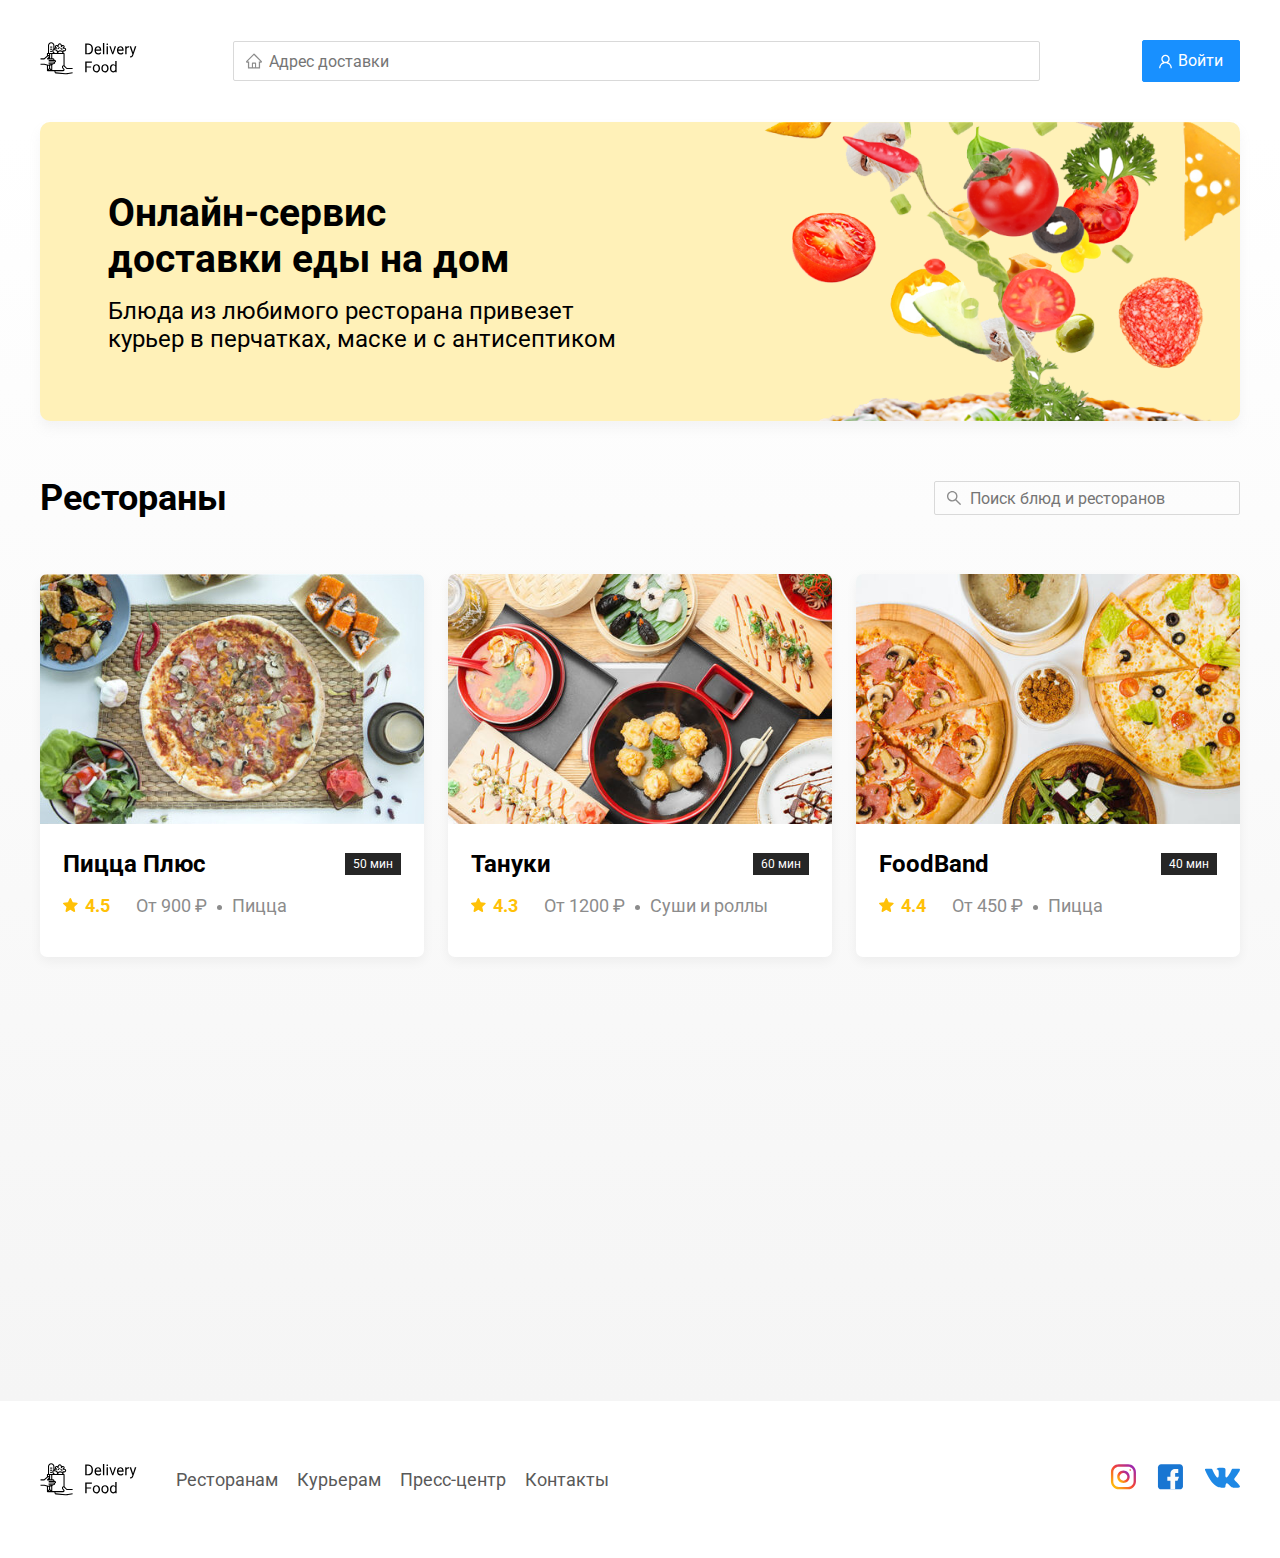
<file: src/index.html>
<!DOCTYPE html>
<html lang="ru">
<head>
  <meta charset="UTF-8">
  <meta name="viewport" content="width=device-width, initial-scale=1.0">
  <link href="https://fonts.googleapis.com/css2?family=Roboto:wght@400;700&display=swap" rel="stylesheet">
  <link rel="stylesheet" href="css/normalize.css">
  <link rel="stylesheet" href="css/animate.min.css">
  <link rel="stylesheet" href="css/main.css">
  <title>Delivery Food</title>
</head>
<body>

  <header class="header">
    <div class="container">
      <div class="header-block">
        <a href="index.html" class="logo header__logo"><img src="img/icons/logo.svg" alt="Logo"></a>
        <input type="text" class="input input__address" placeholder="Адрес доставки">
        <div class="buttons">
          <span class="username"></span>
          <button class="button buttons__primary buttons__login"><img src="img/icons/login.svg" alt="" class="buttons__icon">Войти</button>
          <button id="cart-button" class="button buttons__cart"><img src="img/icons/shopping-cart.svg" alt="" class="buttons__icon">Корзина</button>
          <button class="button buttons__primary buttons__logout"><img src="img/icons/logout.svg" alt="" class="buttons__icon">Выйти</button>
        </div>
      </div>
    </div>
  </header>

  <main>
    <section class="promo">
      <div class="container">
        <div class="promo-block">
          <h1 class="promo__title">Онлайн-сервис <br> доставки еды на дом</h1>
          <p class="promo-text">Блюда из любимого ресторана привезет курьер в перчатках, маске и с антисептиком</p>
        </div>
      </div>
    </section>
  
    <section class="restaurants">
      <div class="container">
        <div class="restaurants-heading">
          <h2 class="restaurants__title">Рестораны</h2>
          <!-- /.restaurants__title -->
          <input type="text" class="input input__search" placeholder="Поиск блюд и ресторанов">
        </div>
        <!-- /.restaurants-heading -->
        <div class="cards restaurants-cards">
          
        </div>
      </div>
      <!-- /.container -->
    </section>
    <!-- /.restaurants -->
    <section class="menu hide">
      <div class="container">
        <div class="menu-heading">
          <h2 class="menu__title">Пицца Плюс</h2>
          <!-- /.restaurants__title -->
          <div class="card-info">
            <div class="card__rating">4.5</div>
            <div class="card__price">От 900 ₽</div>
            <div class="card__category">Пицца</div>
          </div>
        </div>
        <!-- /.restaurants-heading -->
        <div class="cards menu-cards">
          
        </div>
      </div>
      <!-- /.container -->
    </section>
    <!-- /.menu -->
  </main>
  
  <footer class="footer">
    <div class="container">
      <div class="footer-block">
        <img src="img/icons/logo.svg" alt="logo" class="logo footer__logo">
        <nav class="footer-nav">
          <a href="#" class="footer__link">Ресторанам </a>
          <a href="#" class="footer__link">Курьерам</a>
          <a href="#" class="footer__link">Пресс-центр</a>
          <a href="#" class="footer__link">Контакты</a>
        </nav>
        <div class="social-links">
          <a href="#" class="social__link"><img src="img/icons/instagram.svg" alt="instagran"></a>
          <a href="#" class="social__link"><img src="img/icons/facebook.svg" alt="facebook"></a>
          <a href="#" class="social__link"><img src="img/icons/vk.svg" alt="vkontakte"></a>
        </div>
      </div>
      <!-- /.footer-block -->
    </div>
    <!-- /.container -->
  </footer>
  <!-- /.footer -->

  <div class="modal-cart">
    <div class="modal-dialog">
      <div class="modal-header">
        <h3 class="modal__title">Корзина</h3>
        <button class="close close-cart">&times;</button>
      </div>

      <div class="modal-food">
        <div class="modal-food__row">
          <span class="modal-food__name">Ролл угорь стандарт</span>
          <strong class="modal-food__price">250 ₽</strong>
          <div class="modal-food__counter">
            <button class="modal-food__counter__button">-</button>
            <span class="modal-food__counter__text">1</span>
            <button class="modal-food__counter__button">+</button>
          </div>
        </div>
        <div class="modal-food__row">
          <span class="modal-food__name">Ролл угорь стандарт</span>
          <strong class="modal-food__price">250 ₽</strong>
          <div class="modal-food__counter">
            <button class="modal-food__counter__button">-</button>
            <span class="modal-food__counter__text">1</span>
            <button class="modal-food__counter__button">+</button>
          </div>
        </div>
        <div class="modal-food__row">
          <span class="modal-food__name">Ролл угорь стандарт</span>
          <strong class="modal-food__price">250 ₽</strong>
          <div class="modal-food__counter">
            <button class="modal-food__counter__button">-</button>
            <span class="modal-food__counter__text">1</span>
            <button class="modal-food__counter__button">+</button>
          </div>
        </div>
        <div class="modal-food__row">
          <span class="modal-food__name">Ролл угорь стандарт</span>
          <strong class="modal-food__price">250 ₽</strong>
          <div class="modal-food__counter">
            <button class="modal-food__counter__button">-</button>
            <span class="modal-food__counter__text">1</span>
            <button class="modal-food__counter__button">+</button>
          </div>
        </div>
        <div class="modal-food__row">
          <span class="modal-food__name">Ролл угорь стандарт</span>
          <strong class="modal-food__price">250 ₽</strong>
          <div class="modal-food__counter">
            <button class="modal-food__counter__button">-</button>
            <span class="modal-food__counter__text">1</span>
            <button class="modal-food__counter__button">+</button>
          </div>
        </div>
      </div>
      <!-- /.modal-foot -->

      <div class="modal-footer">
        <span class="modal-footer__tag">1250 ₽</span>
        <!-- /.modal-footer__tag -->
        <div class="modal-footer__buttons">
          <button class="button buttons__primary">Оформить заказ</button>
          <button class="button clear-cart">Отмена</button>
        </div>
        <!-- /.footer-buttons -->
      </div>
      <!-- /.modal-footer -->
    </div>
    <!-- /.modal-dialog -->
  </div>

  <div class="modal-auth">
		<div class="modal-dialog modal-login">
			<button class="close close-login">&times;</button>
			<form id="loginForm">
				<fieldset class="modal-body">
					<legend class="modal__title">Авторизация</legend>
					<label class="label-login">
						<span>Логин</span>
						<input id="login" type="text">
					</label>
					<label class="label-login">
						<span>Пароль</span>
						<input id="password" type="password">
					</label>
				</fieldset>
				<!-- /.modal-body -->
				<div class="modal-footer">
					<div class="footer-buttons">
						<button class="button buttons__primary buttons__login" type="submit">Войти</button>
					</div>
				</div>
			</form>
			<!-- /.modal-footer -->
		</div>
		<!-- /.modal-dialog -->
	</div>
  
  <script src="js/wow.min.js"></script>
  <script src="js/main.js"></script>
</body>
</html>
</file>
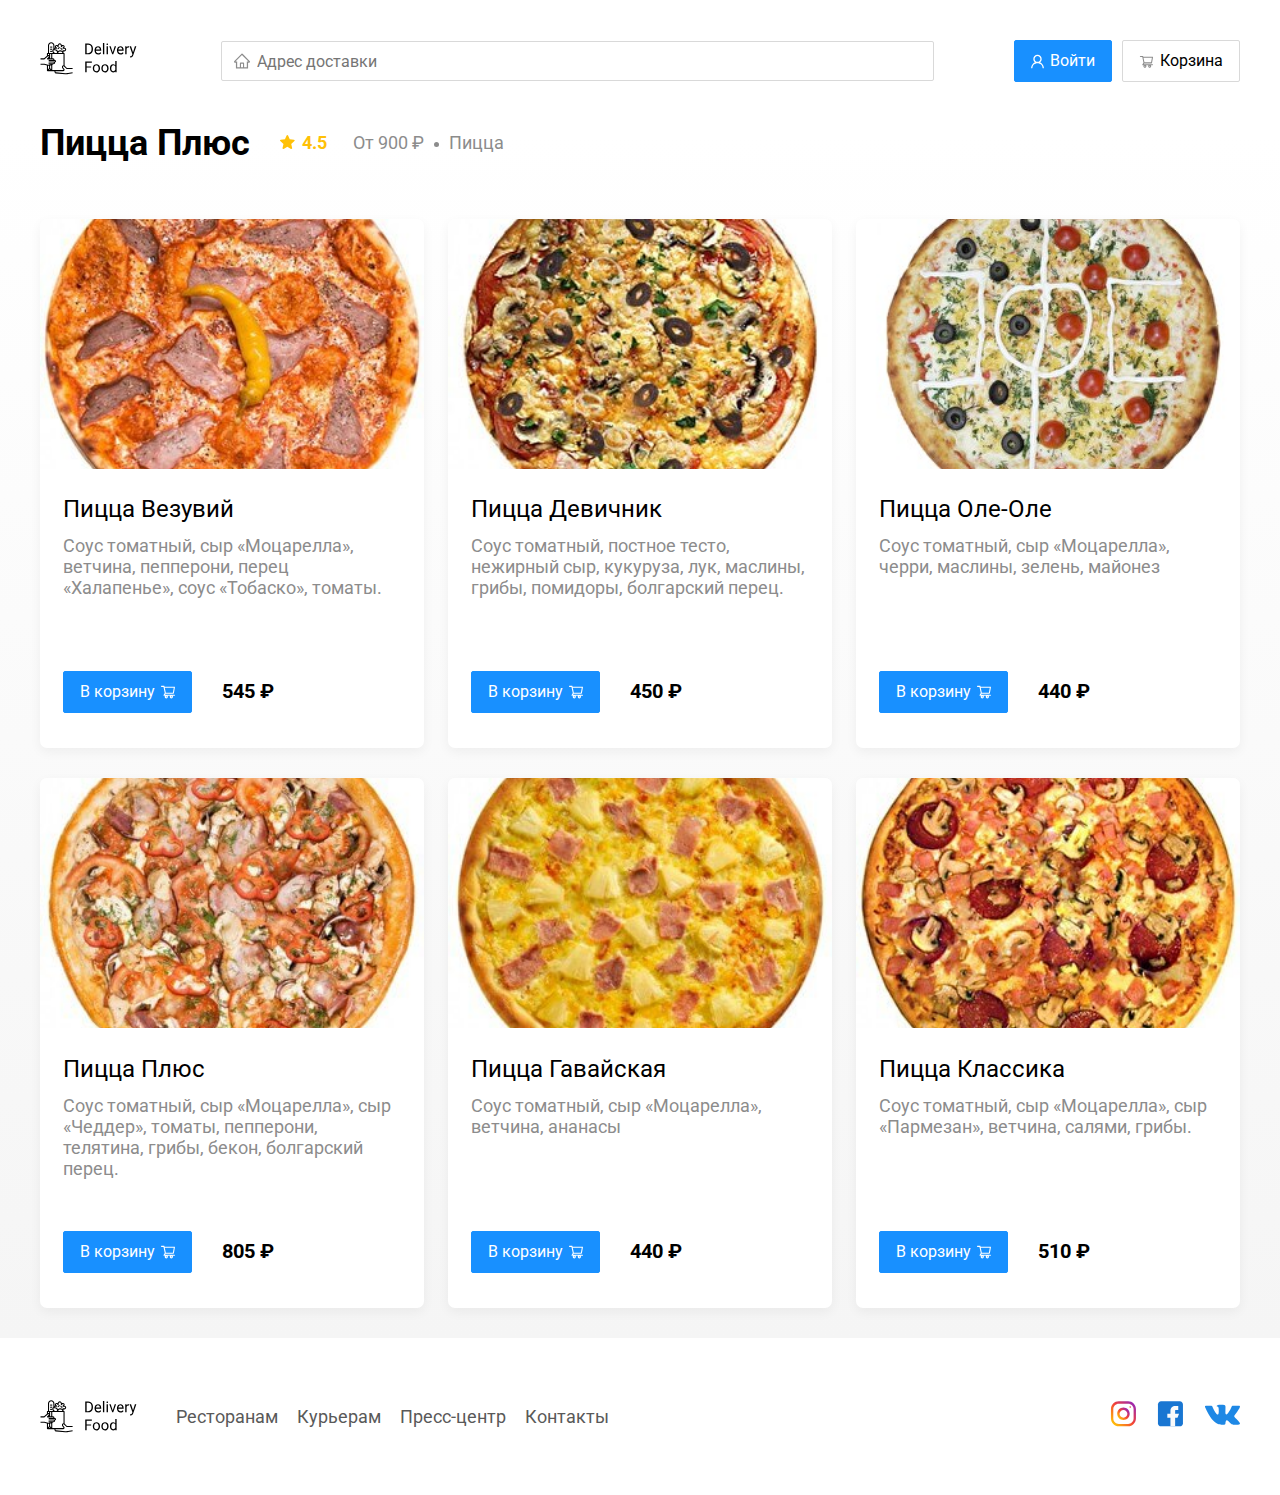
<file: src/restaurant.html>
<!DOCTYPE html>
<html lang="ru">
<head>
  <meta charset="UTF-8">
  <meta name="viewport" content="width=device-width, initial-scale=1.0">
  <link href="https://fonts.googleapis.com/css2?family=Roboto:wght@400;700&display=swap" rel="stylesheet">
  <link rel="stylesheet" href="css/normalize.css">
  <link rel="stylesheet" href="css/animate.min.css">
  <link rel="stylesheet" href="css/main.css">
  <title>PizzaBurger — доставка еды на дом</title>
</head>
<body>

  <header class="header">
    <div class="container">
      <div class="header-block">
        <a href="index.html" class="logo header__logo"><img src="img/icons/logo.svg" alt="Logo"></a>
        <input type="text" class="input input__address" placeholder="Адрес доставки">
        <div class="buttons">
          <button class="button buttons__primary buttons__login"><img src="img/icons/login.svg" alt="" class="buttons__icon">Войти</button>
          <button id="cart-button" class="button"><img src="img/icons/shopping-cart.svg" alt="" class="buttons__icon">Корзина</button>
        </div>
      </div>
    </div>
  </header>

  <main>
  
    <section class="menu">
      <div class="container">
        <div class="menu-heading">
          <h2 class="menu__title">Пицца Плюс</h2>
          <!-- /.restaurants__title -->
          <div class="card-info">
            <div class="card__rating">4.5</div>
            <div class="card__price">От 900 ₽</div>
            <div class="card__category">Пицца</div>
          </div>
        </div>
        <!-- /.restaurants-heading -->
        <div class="cards menu-cards">
          <div class="card wow animate__animated animate__fadeInUp" data-wow-delay="0.1s">
            <img src="img/pizza-plus/pizza-vesuvius.jpg" alt="restaurant" class="card__img">
            <div class="card-text">
              <div class="card-heading">
                <h3 class="card__title card__title_reg">Пицца Везувий</h3>
              </div>
              <!-- /.card-heading -->
              <div class="card-info">
                <div class="card__ingridients">Соус томатный, сыр «Моцарелла», ветчина, пепперони, перец
                  «Халапенье», соус «Тобаско», томаты.</div>
              </div>
              <!-- /.card-info -->
              <div class="card-buttons">
                <button class="button buttons__primary">
                  <span class="card-buttons__text">В корзину</span>
                  <img src="img/icons/shopping-card-white.svg" alt="" class="card-buttons__icon">
                </button>
                <strong class="card__price_bold">545 ₽</strong>
              </div>
            </div>
            <!-- /.card-text -->
          </div>
          <!-- /.card -->

          <div class="card wow animate__animated animate__fadeInUp" data-wow-delay="0.2s">
            <img src="img/pizza-plus/pizza-girls.jpg" alt="restaurant" class="card__img">
            <div class="card-text">
              <div class="card-heading">
                <h3 class="card__title card__title_reg">Пицца Девичник</h3>
              </div>
              <!-- /.card-heading -->
              <div class="card-info">
                <div class="card__ingridients">Соус томатный, постное тесто, нежирный сыр, кукуруза, лук, маслины,
                  грибы, помидоры, болгарский перец.</div>
              </div>
              <!-- /.card-info -->
              <div class="card-buttons">
                <button class="button buttons__primary">
                  <span class="card-buttons__text">В корзину</span>
                  <img src="img/icons/shopping-card-white.svg" alt="" class="card-buttons__icon">
                </button>
                <strong class="card__price_bold">450 ₽</strong>
              </div>
            </div>
            <!-- /.card-text -->
          </div>
          <!-- /.card -->

          <div class="card wow animate__animated animate__fadeInUp" data-wow-delay="0.3s">
            <img src="img/pizza-plus/pizza-oleole.jpg" alt="restaurant" class="card__img">
            <div class="card-text">
              <div class="card-heading">
                <h3 class="card__title card__title_reg">Пицца Оле-Оле</h3>
              </div>
              <!-- /.card-heading -->
              <div class="card-info">
                <div class="card__ingridients">Соус томатный, сыр «Моцарелла», черри, маслины, зелень, майонез</div>
              </div>
              <!-- /.card-info -->
              <div class="card-buttons">
                <button class="button buttons__primary">
                  <span class="card-buttons__text">В корзину</span>
                  <img src="img/icons/shopping-card-white.svg" alt="" class="card-buttons__icon">
                </button>
                <strong class="card__price_bold">440 ₽</strong>
              </div>
            </div>
            <!-- /.card-text -->
          </div>
          <!-- /.card -->

          <div class="card wow animate__animated animate__fadeInUp" data-wow-delay="0.4s">
            <img src="img/pizza-plus/pizza-plus.jpg" alt="restaurant" class="card__img">
            <div class="card-text">
              <div class="card-heading">
                <h3 class="card__title card__title_reg">Пицца Плюс</h3>
              </div>
              <!-- /.card-heading -->
              <div class="card-info">
                <div class="card__ingridients">Соус томатный, сыр «Моцарелла», сыр «Чеддер», томаты, пепперони,
                  телятина, грибы, бекон, болгарский перец.</div>
              </div>
              <!-- /.card-info -->
              <div class="card-buttons">
                <button class="button buttons__primary">
                  <span class="card-buttons__text">В корзину</span>
                  <img src="img/icons/shopping-card-white.svg" alt="" class="card-buttons__icon">
                </button>
                <strong class="card__price_bold">805 ₽</strong>
              </div>
            </div>
            <!-- /.card-text -->
          </div>
          <!-- /.card -->

          <div class="card wow animate__animated animate__fadeInUp" data-wow-delay="0.5s">
            <img src="img/pizza-plus/pizza-hawaiian.jpg" alt="restaurant" class="card__img">
            <div class="card-text">
              <div class="card-heading">
                <h3 class="card__title card__title_reg">Пицца Гавайская</h3>
              </div>
              <!-- /.card-heading -->
              <div class="card-info">
                <div class="card__ingridients">Соус томатный, сыр «Моцарелла», ветчина, ананасы</div>
              </div>
              <!-- /.card-info -->
              <div class="card-buttons">
                <button class="button buttons__primary">
                  <span class="card-buttons__text">В корзину</span>
                  <img src="img/icons/shopping-card-white.svg" alt="" class="card-buttons__icon">
                </button>
                <strong class="card__price_bold">440 ₽</strong>
              </div>
            </div>
            <!-- /.card-text -->
          </div>
          <!-- /.card -->

          <div class="card wow animate__animated animate__fadeInUp" data-wow-delay="0.6s">
            <img src="img//pizza-plus/pizza-classic.jpg" alt="restaurant" class="card__img">
            <div class="card-text">
              <div class="card-heading">
                <h3 class="card__title card__title_reg">Пицца Классика</h3>
              </div>
              <!-- /.card-heading -->
              <div class="card-info">
                <div class="card__ingridients">Соус томатный, сыр «Моцарелла», сыр «Пармезан», ветчина, салями,
                  грибы.</div>
              </div>
              <!-- /.card-info -->
              <div class="card-buttons">
                <button class="button buttons__primary">
                  <span class="card-buttons__text">В корзину</span>
                  <img src="img/icons/shopping-card-white.svg" alt="" class="card-buttons__icon">
                </button>
                <strong class="card__price_bold">510 ₽</strong>
              </div>
            </div>
            <!-- /.card-text -->
          </div>
          <!-- /.card -->
        </div>
      </div>
      <!-- /.container -->
    </section>
    <!-- /.menu -->
  </main>
  
  <footer class="footer">
    <div class="container">
      <div class="footer-block">
        <img src="img/icons/logo.svg" alt="logo" class="logo footer__logo">
        <nav class="footer-nav">
          <a href="#" class="footer__link">Ресторанам </a>
          <a href="#" class="footer__link">Курьерам</a>
          <a href="#" class="footer__link">Пресс-центр</a>
          <a href="#" class="footer__link">Контакты</a>
        </nav>
        <div class="social-links">
          <a href="#" class="social__link"><img src="img/icons/instagram.svg" alt="instagran"></a>
          <a href="#" class="social__link"><img src="img/icons/facebook.svg" alt="facebook"></a>
          <a href="#" class="social__link"><img src="img/icons/vk.svg" alt="vkontakte"></a>
        </div>
      </div>
      <!-- /.footer-block -->
    </div>
    <!-- /.container -->
  </footer>
  <!-- /.footer -->

  <div class="modal-cart">
    <div class="modal-dialog">
      <div class="modal-header">
        <h3 class="modal__title">Корзина</h3>
        <button class="close close-cart">&times;</button>
      </div>

      <div class="modal-food">
        <div class="modal-food__row">
          <span class="modal-food__name">Ролл угорь стандарт</span>
          <strong class="modal-food__price">250 ₽</strong>
          <div class="modal-food__counter">
            <button class="modal-food__counter__button">-</button>
            <span class="modal-food__counter__text">1</span>
            <button class="modal-food__counter__button">+</button>
          </div>
        </div>
        <div class="modal-food__row">
          <span class="modal-food__name">Ролл угорь стандарт</span>
          <strong class="modal-food__price">250 ₽</strong>
          <div class="modal-food__counter">
            <button class="modal-food__counter__button">-</button>
            <span class="modal-food__counter__text">1</span>
            <button class="modal-food__counter__button">+</button>
          </div>
        </div>
        <div class="modal-food__row">
          <span class="modal-food__name">Ролл угорь стандарт</span>
          <strong class="modal-food__price">250 ₽</strong>
          <div class="modal-food__counter">
            <button class="modal-food__counter__button">-</button>
            <span class="modal-food__counter__text">1</span>
            <button class="modal-food__counter__button">+</button>
          </div>
        </div>
        <div class="modal-food__row">
          <span class="modal-food__name">Ролл угорь стандарт</span>
          <strong class="modal-food__price">250 ₽</strong>
          <div class="modal-food__counter">
            <button class="modal-food__counter__button">-</button>
            <span class="modal-food__counter__text">1</span>
            <button class="modal-food__counter__button">+</button>
          </div>
        </div>
        <div class="modal-food__row">
          <span class="modal-food__name">Ролл угорь стандарт</span>
          <strong class="modal-food__price">250 ₽</strong>
          <div class="modal-food__counter">
            <button class="modal-food__counter__button">-</button>
            <span class="modal-food__counter__text">1</span>
            <button class="modal-food__counter__button">+</button>
          </div>
        </div>
      </div>
      <!-- /.modal-foot -->

      <div class="modal-footer">
        <span class="modal-footer__tag">1250 ₽</span>
        <!-- /.modal-footer__tag -->
        <div class="modal-footer__buttons">
          <button class="button buttons__primary">Оформить заказ</button>
          <button class="button">Отмена</button>
        </div>
        <!-- /.footer-buttons -->
      </div>
      <!-- /.modal-footer -->
    </div>
    <!-- /.modal-dialog -->
  </div>

  <div class="modal-auth">
		<div class="modal-dialog modal-login">
			<button class="close close-login">&times;</button>
			<form id="loginForm">
				<fieldset class="modal-body">
					<legend class="modal__title">Авторизация</legend>
					<label class="label-login">
						<span>Логин</span>
						<input id="login" type="text">
					</label>
					<label class="label-login">
						<span>Пароль</span>
						<input id="password" type="password">
					</label>
				</fieldset>
				<!-- /.modal-body -->
				<div class="modal-footer">
					<div class="footer-buttons">
						<button class="button buttons__primary buttons__login" type="submit">Войти</button>
					</div>
				</div>
			</form>
			<!-- /.modal-footer -->
		</div>
		<!-- /.modal-dialog -->
  </div>
  
  <script src="js/wow.min.js"></script>
  <script src="js/main.js"></script>
</body>
</html>
</file>
<file: src/css/main.css>
* {
  -webkit-box-sizing: border-box;
          box-sizing: border-box;
  font-family: 'Roboto', sans-serif;
}

main {
  background: -webkit-gradient(linear, left top, left bottom, color-stop(1.04%, rgba(245, 245, 245, 0)), to(#F5F5F5));
  background: linear-gradient(180deg, rgba(245, 245, 245, 0) 1.04%, #F5F5F5 100%);
}

a:hover {
  cursor: pointer;
}

.container {
  width: 1200px;
  margin: auto;
}

.input {
  background: #FFFFFF;
  border: 1px solid #D9D9D9;
  border-radius: 2px;
  font-size: 16px;
  line-height: 24px;
}

.input__address {
  height: 40px;
  -webkit-box-flex: 0.8;
      -ms-flex: 0.8;
          flex: 0.8;
  background: url(../img/icons/home.svg) no-repeat left 11px center;
  padding: 8px 35px;
}

.input__search {
  height: 34px;
  width: 306px;
  background: url(../img/icons/search-icon.svg) no-repeat left 11px center;
  padding: 4px 35px;
  margin-left: auto;
}

.username {
  display: none;
  margin-right: 20px;
  font-weight: bold;
  font-size: 18px;
}

.button {
  display: -webkit-box;
  display: -ms-flexbox;
  display: flex;
  -webkit-box-align: center;
      -ms-flex-align: center;
          align-items: center;
  padding: 8px 16px;
  background: #FFFFFF;
  border: 1px solid #D9D9D9;
  -webkit-box-sizing: border-box;
          box-sizing: border-box;
  -webkit-box-shadow: 0px 0px 2px rgba(0, 0, 0, 0.0015);
          box-shadow: 0px 0px 2px rgba(0, 0, 0, 0.0015);
  border-radius: 2px;
  font-size: 16px;
  line-height: 24px;
}

.button:hover {
  cursor: pointer;
}

.button:not(:first-child) {
  margin-left: 10px;
}

.buttons {
  display: -webkit-box;
  display: -ms-flexbox;
  display: flex;
  -webkit-box-align: center;
      -ms-flex-align: center;
          align-items: center;
}

.buttons__icon {
  margin-right: 6px;
  height: 15px;
}

.buttons__primary {
  background-color: #1890FF;
  border-color: #1890FF;
  color: #fff;
}

.buttons__primary:hover {
  background-color: #0071da;
}

.buttons__cart {
  color: #595959;
  display: none;
}

.buttons__cart:hover {
  background-color: #e0e0e0;
}

.buttons__logout {
  display: none;
}

.active {
  display: -webkit-box;
  display: -ms-flexbox;
  display: flex;
}

.hide {
  display: none;
}

.header {
  padding: 40px 0;
}

.header-block {
  display: -webkit-box;
  display: -ms-flexbox;
  display: flex;
  -webkit-box-align: center;
      -ms-flex-align: center;
          align-items: center;
  -webkit-box-pack: justify;
      -ms-flex-pack: justify;
          justify-content: space-between;
}

.promo {
  margin-bottom: 56px;
}

.promo-block {
  background: #FFF1B8 url(../img/promo/vegetables.png) no-repeat top right;
  padding: 68px;
  border-radius: 10px;
  -webkit-box-shadow: 0px 7px 12px rgba(158, 158, 163, 0.1);
          box-shadow: 0px 7px 12px rgba(158, 158, 163, 0.1);
}

.promo__title {
  font-weight: 700;
  font-size: 39px;
  line-height: 46px;
  margin: 0;
  margin-bottom: 15px;
}

.promo-text {
  margin: 0;
  font-weight: 400;
  font-size: 24px;
  line-height: 28px;
  max-width: 530px;
}

.restaurants-heading {
  display: -webkit-box;
  display: -ms-flexbox;
  display: flex;
  -webkit-box-align: center;
      -ms-flex-align: center;
          align-items: center;
  margin-bottom: 55px;
}

.restaurants__title {
  margin: 0;
  font-weight: 700;
  font-size: 36px;
  line-height: 42px;
  margin-right: 30px;
}

.card {
  -ms-flex-preferred-size: 32%;
      flex-basis: 32%;
  background: #FFFFFF;
  -webkit-box-shadow: 0px 4px 12px rgba(0, 0, 0, 0.05);
          box-shadow: 0px 4px 12px rgba(0, 0, 0, 0.05);
  border-radius: 7px;
  margin-bottom: 30px;
  overflow: hidden;
  text-decoration: none;
}

.card:visited {
  color: #000;
}

.cards {
  display: -webkit-box;
  display: -ms-flexbox;
  display: flex;
  -webkit-box-align: start;
      -ms-flex-align: start;
          align-items: flex-start;
  -webkit-box-pack: justify;
      -ms-flex-pack: justify;
          justify-content: space-between;
  -ms-flex-wrap: wrap;
      flex-wrap: wrap;
}

.card__img {
  width: 100%;
  height: 250px;
  -o-object-fit: cover;
     object-fit: cover;
}

.card-text {
  display: -webkit-box;
  display: -ms-flexbox;
  display: flex;
  -webkit-box-orient: vertical;
  -webkit-box-direction: normal;
      -ms-flex-direction: column;
          flex-direction: column;
  min-height: auto;
  padding: 20px 23px 35px;
}

.card-heading {
  display: -webkit-box;
  display: -ms-flexbox;
  display: flex;
  -webkit-box-pack: justify;
      -ms-flex-pack: justify;
          justify-content: space-between;
  -webkit-box-align: center;
      -ms-flex-align: center;
          align-items: center;
  margin-bottom: 10px;
}

.card__title {
  margin: 0;
  font-weight: 700;
  font-size: 24px;
  line-height: 32px;
}

.card__title_reg {
  font-weight: 400;
}

.card__tag {
  background-color: #262626;
  color: #fff;
  padding: 1px 8px;
  font-size: 12px;
  font-weight: 400;
  line-height: 20px;
}

.card-info {
  display: -webkit-box;
  display: -ms-flexbox;
  display: flex;
  -ms-flex-wrap: wrap;
      flex-wrap: wrap;
}

.card__rating {
  background: url(../img/icons/rating-star.svg) no-repeat left top 7px;
  padding-left: 22px;
  color: #FFC107;
  font-size: 18px;
  line-height: 32px;
  font-weight: 700;
  margin-right: 26px;
}

.card__price, .card__category {
  font-size: 18px;
  font-weight: 400;
  line-height: 32px;
  color: #8C8C8C;
}

.card__price {
  margin-right: 10px;
}

.card__price_bold {
  font-weight: 700;
  font-size: 20px;
  line-height: 32px;
  margin-left: 30px;
  margin-bottom: 6px;
}

.card__price::after {
  content: '';
  width: 5px;
  height: 5px;
  background-color: #8C8C8C;
  display: inline-block;
  vertical-align: middle;
  border-radius: 50%;
  margin-left: 10px;
}

.card__category {
  text-overflow: ellipsis;
  white-space: nowrap;
  max-width: 150px;
}

.card__ingridients {
  font-size: 18px;
  font-weight: 400;
  line-height: 21px;
  color: #8C8C8C;
}

.card-buttons {
  display: -webkit-box;
  display: -ms-flexbox;
  display: flex;
  -webkit-box-align: end;
      -ms-flex-align: end;
          align-items: flex-end;
  -webkit-box-flex: 1;
      -ms-flex-positive: 1;
          flex-grow: 1;
  margin-top: 24px;
}

.card-buttons__icon {
  margin-left: 5px;
}

.menu-heading {
  display: -webkit-box;
  display: -ms-flexbox;
  display: flex;
  -webkit-box-align: center;
      -ms-flex-align: center;
          align-items: center;
  margin-bottom: 55px;
}

.menu__title {
  margin: 0;
  font-weight: 700;
  font-size: 36px;
  line-height: 42px;
  margin-right: 30px;
}

.menu .card-text {
  min-height: 275px;
}

.footer {
  padding: 60px 0;
}

.footer-block {
  display: -webkit-box;
  display: -ms-flexbox;
  display: flex;
  -webkit-box-align: center;
      -ms-flex-align: center;
          align-items: center;
  -webkit-box-pack: justify;
      -ms-flex-pack: justify;
          justify-content: space-between;
}

.footer-nav {
  margin-left: 35px;
  margin-right: auto;
}

.footer__link {
  font-size: 18px;
  font-weight: 400;
  line-height: 21px;
  color: #595959;
  text-decoration: none;
  margin-right: 15px;
}

.footer__link:last-child {
  margin-right: 0;
}

.social-links {
  display: -webkit-box;
  display: -ms-flexbox;
  display: flex;
  -webkit-box-align: center;
      -ms-flex-align: center;
          align-items: center;
}

.social__link:not(:last-child) {
  margin-right: 21px;
}

.modal-cart {
  position: fixed;
  display: none;
  left: 0;
  top: 0;
  width: 100%;
  height: 100%;
  background: rgba(0, 0, 0, 0.4);
}

.modal-auth {
  position: fixed;
  display: none;
  left: 0;
  top: 0;
  width: 100%;
  height: 100%;
  background: rgba(0, 0, 0, 0.4);
}

.modal-dialog {
  margin: auto;
  padding: 40px 45px;
  max-width: 780px;
  width: 95%;
  background: #fff;
  border-radius: 5px;
}

.modal-login {
  width: auto;
  position: relative;
}

.modal-login .modal-footer {
  -webkit-box-pack: end;
      -ms-flex-pack: end;
          justify-content: flex-end;
}

.modal-header {
  display: -webkit-box;
  display: -ms-flexbox;
  display: flex;
  -webkit-box-pack: justify;
      -ms-flex-pack: justify;
          justify-content: space-between;
  -webkit-box-align: center;
      -ms-flex-align: center;
          align-items: center;
  margin-bottom: 45px;
}

.modal__title {
  margin: 0;
  font-weight: 700;
  font-size: 36px;
  line-height: 42px;
}

.modal-food {
  margin-bottom: 52px;
}

.modal-food__row {
  display: -webkit-box;
  display: -ms-flexbox;
  display: flex;
  -webkit-box-pack: justify;
      -ms-flex-pack: justify;
          justify-content: space-between;
  padding-bottom: 8px;
  margin-bottom: 15px;
  border-bottom: 1px solid #D9D9D9;
}

.modal-food__price {
  margin-left: auto;
  margin-right: 47px;
}

.modal-food__name {
  font-size: 18px;
  line-height: 32px;
}

.modal-food__price {
  font-size: 20px;
  line-height: 32px;
  font-weight: 700;
}

.modal-food__counter {
  display: -webkit-box;
  display: -ms-flexbox;
  display: flex;
  -webkit-box-align: center;
      -ms-flex-align: center;
          align-items: center;
}

.modal-food__counter__button {
  width: 39px;
  height: 32px;
  background: #FFFFFF;
  border: 1px solid #40A9FF;
  -webkit-box-sizing: border-box;
          box-sizing: border-box;
  border-radius: 2px;
  font-size: 14px;
  background-image: 22px;
  color: #40A9FF;
}

.modal-food__counter__text {
  font-size: 16px;
  line-height: 24px;
  margin: 0 13px;
}

.modal-footer {
  display: -webkit-box;
  display: -ms-flexbox;
  display: flex;
  -webkit-box-pack: justify;
      -ms-flex-pack: justify;
          justify-content: space-between;
  -webkit-box-align: center;
      -ms-flex-align: center;
          align-items: center;
}

.modal-footer__tag {
  background-color: #262626;
  border-radius: 5px;
  padding: 15px 20px;
  color: #fff;
  font-size: 20px;
  font-weight: 700;
  line-height: 23px;
}

.modal-footer__buttons {
  display: -webkit-box;
  display: -ms-flexbox;
  display: flex;
  -webkit-box-align: center;
      -ms-flex-align: center;
          align-items: center;
}

.modal-body {
  margin: 0;
  margin-bottom: 25px;
}

.label-login {
  display: block;
  margin: 30px;
}

.label-login span {
  width: 80px;
  display: inline-block;
}

.close {
  font-size: 36px;
  border: none;
  background-color: transparent;
}

.close-login {
  position: absolute;
  top: 10px;
  right: 20px;
}

.active {
  display: -webkit-box;
  display: -ms-flexbox;
  display: flex;
}

@media (max-width: 1200px) {
  .container {
    max-width: 960px;
  }
  .card__rating {
    margin-right: 15px;
  }
  .card__category, .card__price {
    font-size: 14px;
  }
}

@media (max-width: 992px) {
  .container {
    max-width: 750px;
  }
  .promo-block {
    padding: 50px;
    background-size: 600px;
    background-position: center right -100px;
  }
  .promo__title {
    font-size: 34px;
  }
  .promo-text {
    font-size: 20px;
    max-width: 420px;
  }
  .restaurants__title {
    font-size: 32px;
  }
  .card {
    -ms-flex-preferred-size: 48%;
        flex-basis: 48%;
  }
  .footer__link {
    font-size: 16px;
  }
}

@media (max-width: 768px) {
  .container {
    max-width: 560px;
  }
  .input__address {
    max-width: 200px;
  }
  .promo-block {
    background-size: 640px;
    background-position: center right -200px;
  }
  .promo__title {
    line-height: 1.4;
    font-size: 28px;
  }
  .promo-text {
    font-size: 18px;
    max-width: 280px;
  }
  .restaurants__title {
    font-size: 24px;
  }
  .card-info {
    -ms-flex-wrap: wrap;
        flex-wrap: wrap;
  }
  .cards .card__rating {
    -ms-flex-preferred-size: 100%;
        flex-basis: 100%;
  }
  .card__title {
    font-size: 18px;
  }
  .footer-nav {
    max-width: 200px;
  }
}

@media (max-width: 578px) {
  .container {
    width: 90%;
  }
  .header-block {
    -ms-flex-wrap: wrap;
        flex-wrap: wrap;
  }
  .header__logo {
    margin-bottom: 15px;
  }
  .buttons {
    margin-bottom: 15px;
  }
  .input__address {
    max-width: none;
    -webkit-box-ordinal-group: 6;
        -ms-flex-order: 5;
            order: 5;
    -webkit-box-flex: 1;
        -ms-flex: 1;
            flex: 1;
  }
  .promo-block {
    background-image: none;
  }
  .promo__title {
    margin-bottom: 10px;
  }
  .card {
    -ms-flex-preferred-size: 85%;
        flex-basis: 85%;
    margin: 0 auto 15px;
  }
  .footer {
    padding: 30px 0;
  }
  .footer-nav {
    margin-left: 0;
    -webkit-box-ordinal-group: 1;
        -ms-flex-order: 0;
            order: 0;
  }
  .footer__logo {
    margin-right: 15px;
    -webkit-box-ordinal-group: 2;
        -ms-flex-order: 1;
            order: 1;
  }
  .social-links {
    -webkit-box-ordinal-group: 3;
        -ms-flex-order: 2;
            order: 2;
  }
}

@media (max-width: 480px) {
  .promo-block {
    padding: 20px;
  }
  .restaurants-heading {
    -ms-flex-wrap: wrap;
        flex-wrap: wrap;
  }
  .footer-block {
    -ms-flex-wrap: wrap;
        flex-wrap: wrap;
    -webkit-box-orient: vertical;
    -webkit-box-direction: normal;
        -ms-flex-direction: column;
            flex-direction: column;
    -webkit-box-align: center;
        -ms-flex-align: center;
            align-items: center;
  }
  .footer__logo {
    -webkit-box-ordinal-group: 1;
        -ms-flex-order: 0;
            order: 0;
    margin-bottom: 20px;
  }
  .footer-nav {
    display: -webkit-box;
    display: -ms-flexbox;
    display: flex;
    -webkit-box-orient: vertical;
    -webkit-box-direction: normal;
        -ms-flex-direction: column;
            flex-direction: column;
    margin-right: 0;
    margin-bottom: 20px;
    text-align: center;
  }
  .footer__link:not(:last-child) {
    margin-right: 0;
    margin-bottom: 8px;
  }
  .card-buttons__icon {
    display: none;
  }
  .card__price_bold {
    margin-left: 0;
  }
}
/*# sourceMappingURL=main.css.map */
</file>
